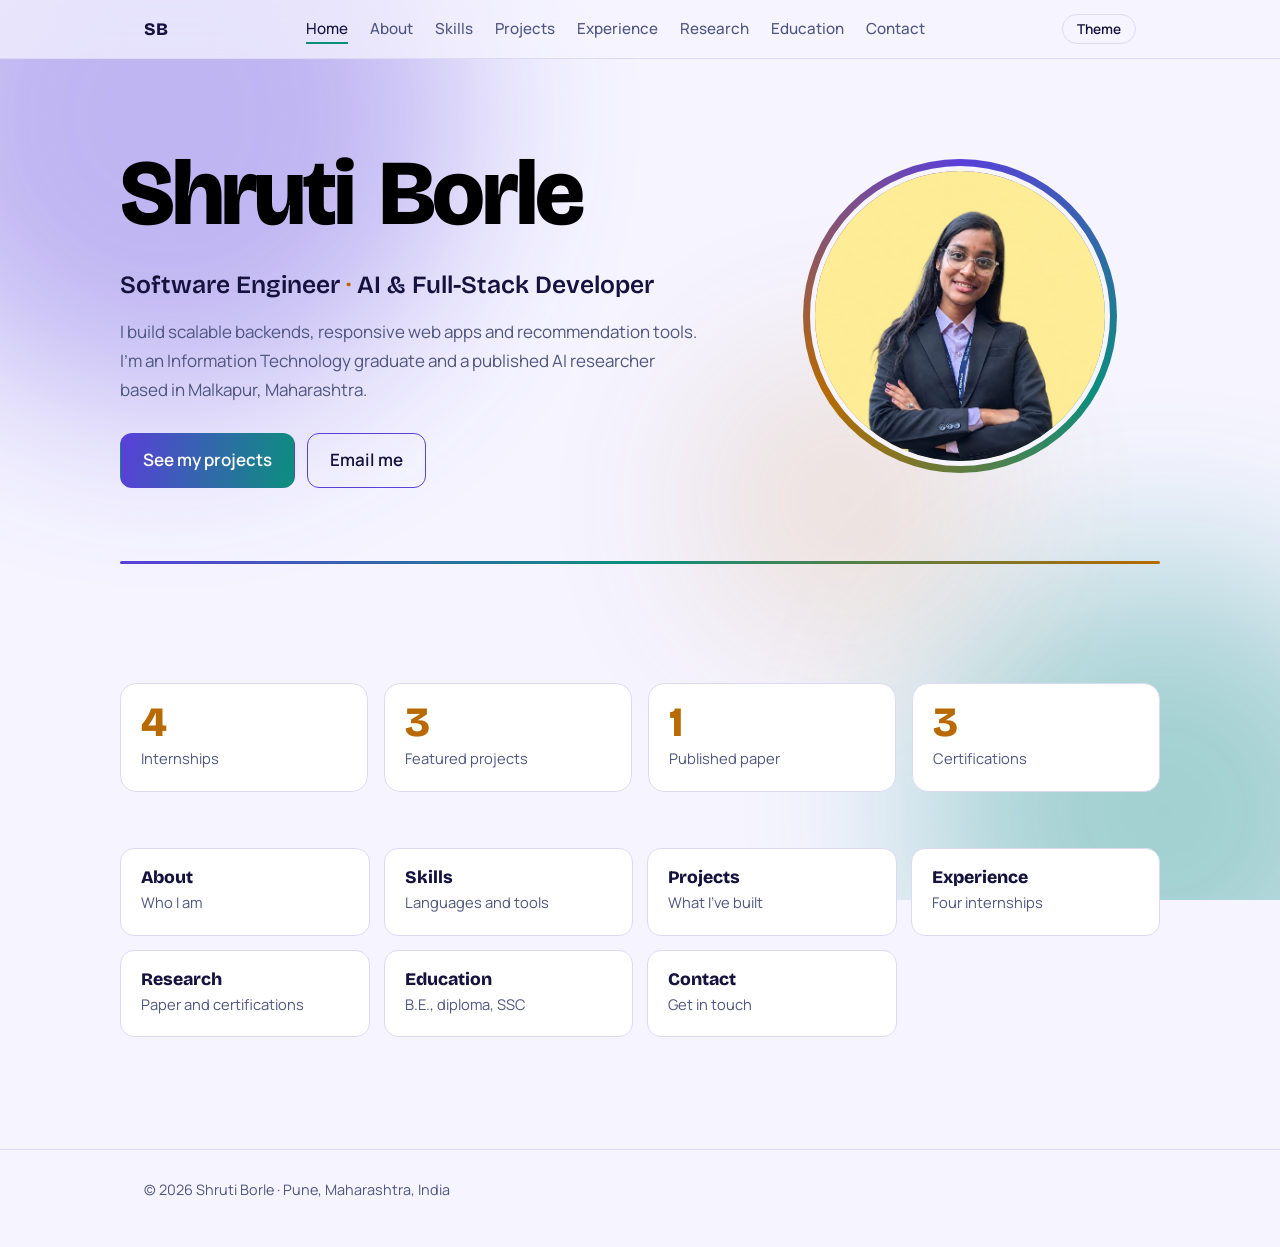
<file: portfolio/index.html>
<!DOCTYPE html>
<html lang="en">
<head>
<meta charset="utf-8">
<meta name="viewport" content="width=device-width, initial-scale=1, viewport-fit=cover">
<title>Software Engineer, AI & Full-Stack Developer | Shruti Borle</title>
<meta name="description" content="Portfolio of Shruti Borle: full-stack developer and published AI researcher.">
<link rel="preconnect" href="https://fonts.googleapis.com"><link rel="preconnect" href="https://fonts.gstatic.com" crossorigin>
<link href="https://fonts.googleapis.com/css2?family=Bricolage+Grotesque:wght@600;800&family=Manrope:wght@400;500;600&display=swap" rel="stylesheet">
<script>document.documentElement.classList.add("js");try{var t=localStorage.getItem("theme");if(t)document.documentElement.dataset.theme=t}catch(e){}</script>
<link rel="stylesheet" href="css/base.css">
<link rel="stylesheet" href="css/home.css">
</head>
<body>
<div class="bg" aria-hidden="true"><i></i><i></i><i></i></div>
<header class="nav"><div class="wrap"><b>SB</b><nav aria-label="Pages"><a href="index.html" aria-current="page">Home</a><a href="about.html">About</a><a href="skills.html">Skills</a><a href="projects.html">Projects</a><a href="experience.html">Experience</a><a href="research.html">Research</a><a href="education.html">Education</a><a href="contact.html">Contact</a></nav><button id="theme" type="button" aria-label="Switch colour theme">Theme</button></div></header>
<main>
<div class="wrap hero">
  <div class="hero-grid">
    <div>
      <h1 id="name" aria-label="Shruti Borle">Shruti Borle</h1>
      <div class="role">Software Engineer <em>&middot;</em> AI &amp; Full-Stack Developer</div>
      <p>I build scalable backends, responsive web apps and recommendation tools. I’m an Information Technology graduate and a published AI researcher based in Malkapur, Maharashtra.</p>
      <div class="btns"><a class="btn main" href="projects.html">See my projects</a><a class="btn alt" href="mailto:borleshruti123@gmail.com">Email me</a></div>
    </div>
    <figure class="portrait" style="margin:0"><div class="frame"><img src="Photo.jpeg" alt="Portrait of Shruti Borle"></div></figure>
  </div>
  <div class="road" aria-label="My path so far">
    <div><b>2020</b><span>SSC, 91.20%</span></div><div><b>2023</b><span>Diploma in Computer Engineering</span></div>
    <div><b>2026</b><span>B.E. in Information Technology</span></div><div><b>April 2026</b><span>Research paper published</span></div>
  </div>
  <div class="stats rv">
    <div class="stat"><strong data-n="4">0</strong><span>Internships</span></div><div class="stat"><strong data-n="3">0</strong><span>Featured projects</span></div>
    <div class="stat"><strong data-n="1">0</strong><span>Published paper</span></div><div class="stat"><strong data-n="3">0</strong><span>Certifications</span></div>
  </div>
  <div class="tiles rv">
    <a href="about.html"><b>About</b><span>Who I am</span></a><a href="skills.html"><b>Skills</b><span>Languages and tools</span></a>
    <a href="projects.html"><b>Projects</b><span>What I’ve built</span></a><a href="experience.html"><b>Experience</b><span>Four internships</span></a>
    <a href="research.html"><b>Research</b><span>Paper and certifications</span></a><a href="education.html"><b>Education</b><span>B.E., diploma, SSC</span></a>
    <a href="contact.html"><b>Contact</b><span>Get in touch</span></a>
  </div>
</div>
</main>
<footer><div class="wrap">© 2026 Shruti Borle · Pune, Maharashtra, India</div></footer>
<script src="js/theme.js"></script>
<script src="js/reveal.js"></script>
<script src="js/hero.js"></script>
</body>
</html>
</file>
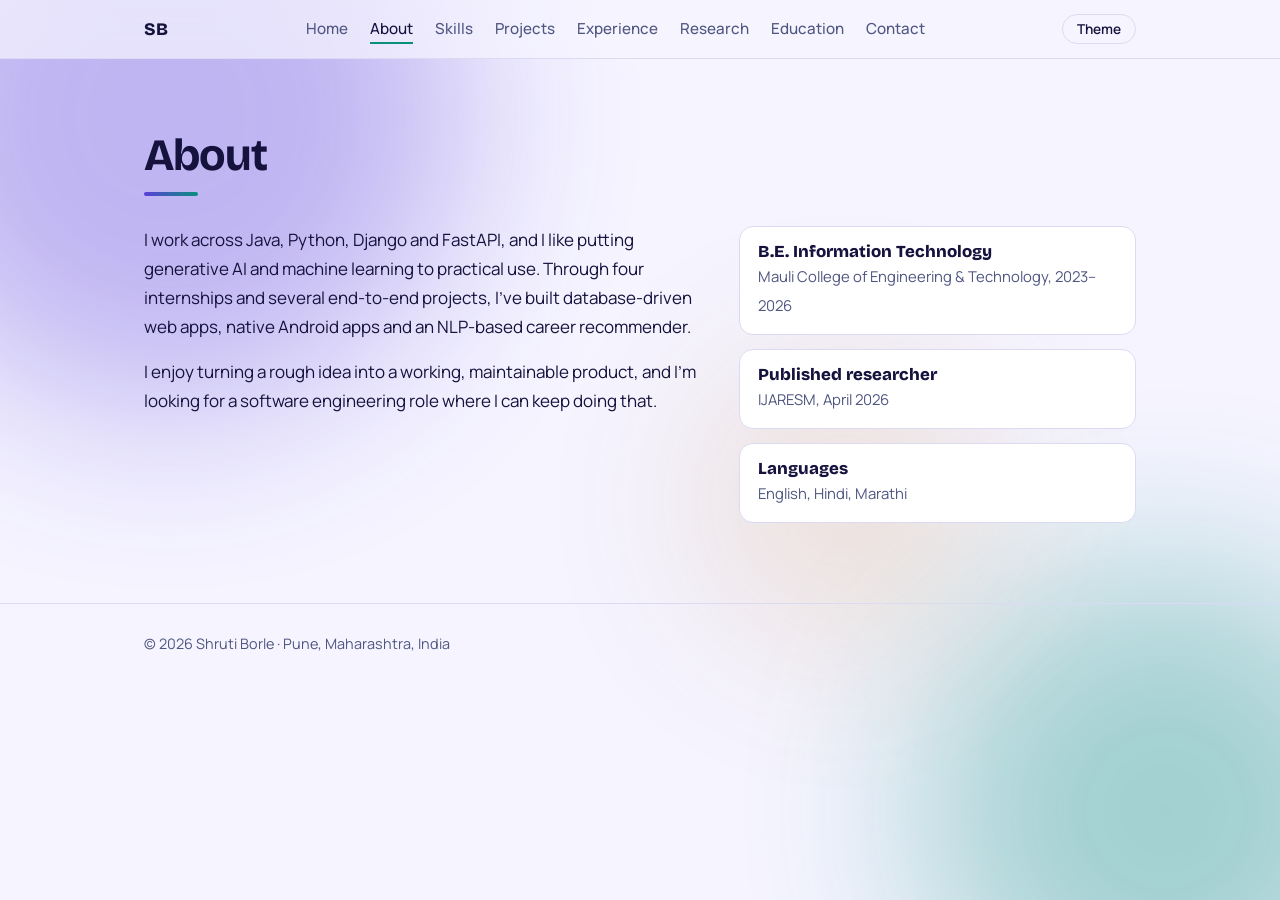
<file: portfolio/about.html>
<!DOCTYPE html>
<html lang="en">
<head>
<meta charset="utf-8">
<meta name="viewport" content="width=device-width, initial-scale=1, viewport-fit=cover">
<title>About | Shruti Borle</title>
<meta name="description" content="Portfolio of Shruti Borle: full-stack developer and published AI researcher.">
<link rel="preconnect" href="https://fonts.googleapis.com"><link rel="preconnect" href="https://fonts.gstatic.com" crossorigin>
<link href="https://fonts.googleapis.com/css2?family=Bricolage+Grotesque:wght@600;800&family=Manrope:wght@400;500;600&display=swap" rel="stylesheet">
<script>document.documentElement.classList.add("js");try{var t=localStorage.getItem("theme");if(t)document.documentElement.dataset.theme=t}catch(e){}</script>
<link rel="stylesheet" href="css/base.css">
<link rel="stylesheet" href="css/content.css">
</head>
<body>
<div class="bg" aria-hidden="true"><i></i><i></i><i></i></div>
<header class="nav"><div class="wrap"><b>SB</b><nav aria-label="Pages"><a href="index.html">Home</a><a href="about.html" aria-current="page">About</a><a href="skills.html">Skills</a><a href="projects.html">Projects</a><a href="experience.html">Experience</a><a href="research.html">Research</a><a href="education.html">Education</a><a href="contact.html">Contact</a></nav><button id="theme" type="button" aria-label="Switch colour theme">Theme</button></div></header>
<main>
<section id="about"><div class="wrap">
  <h2 class="rv">About</h2>
  <div class="about rv">
    <div>
      <p>I work across Java, Python, Django and FastAPI, and I like putting generative AI and machine learning to practical use. Through four internships and several end-to-end projects, I’ve built database-driven web apps, native Android apps and an NLP-based career recommender.</p>
      <p>I enjoy turning a rough idea into a working, maintainable product, and I’m looking for a software engineering role where I can keep doing that.</p>
    </div>
    <ul class="facts">
      <li><strong>B.E. Information Technology</strong><span>Mauli College of Engineering &amp; Technology, 2023–2026</span></li>
      <li><strong>Published researcher</strong><span>IJARESM, April 2026</span></li>
      <li><strong>Languages</strong><span>English, Hindi, Marathi</span></li>
    </ul>
  </div>
</div></section>
</main>
<footer><div class="wrap">© 2026 Shruti Borle · Pune, Maharashtra, India</div></footer>
<script src="js/theme.js"></script>
<script src="js/reveal.js"></script>
</body>
</html>
</file>
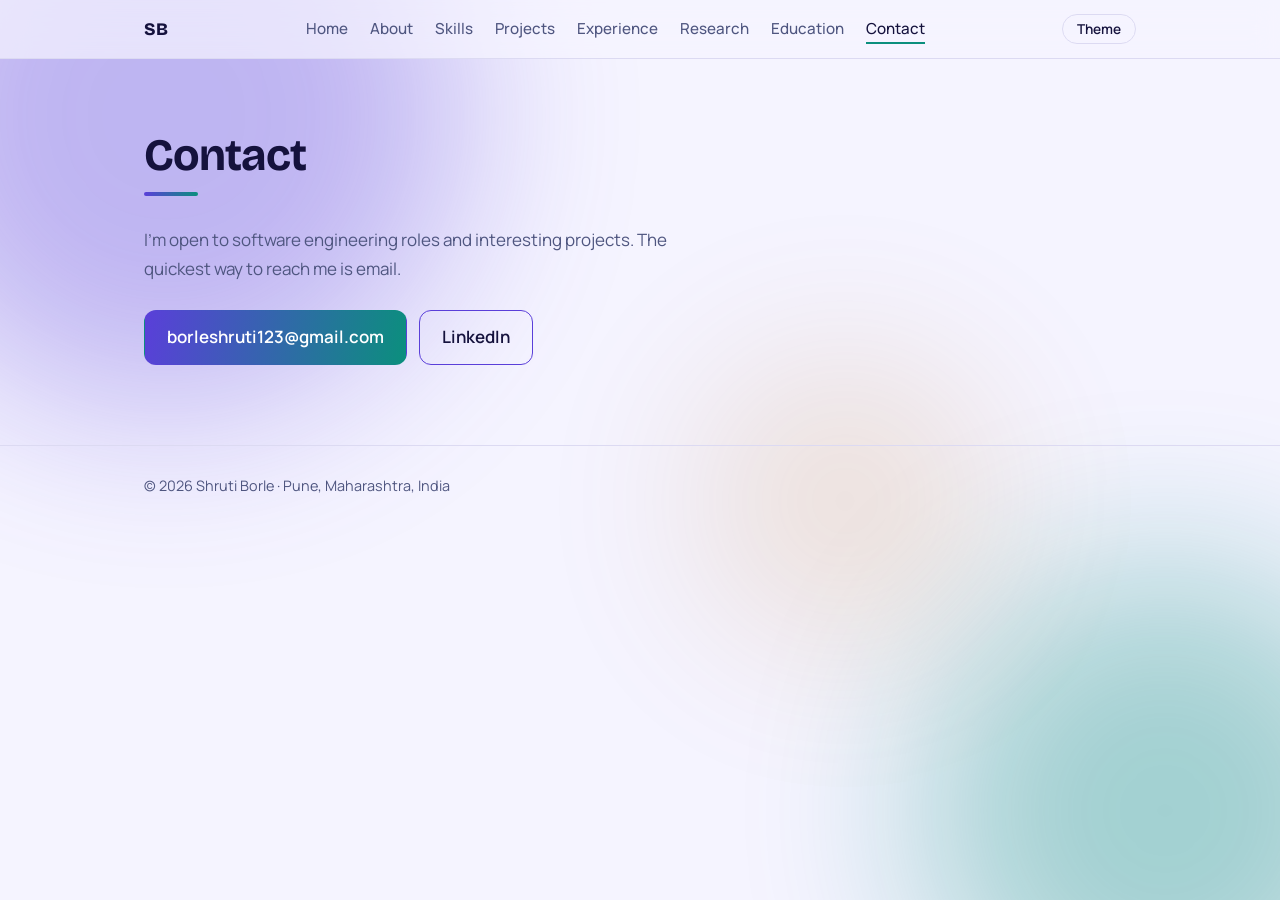
<file: portfolio/contact.html>
<!DOCTYPE html>
<html lang="en">
<head>
<meta charset="utf-8">
<meta name="viewport" content="width=device-width, initial-scale=1, viewport-fit=cover">
<title>Contact | Shruti Borle</title>
<meta name="description" content="Portfolio of Shruti Borle: full-stack developer and published AI researcher.">
<link rel="preconnect" href="https://fonts.googleapis.com"><link rel="preconnect" href="https://fonts.gstatic.com" crossorigin>
<link href="https://fonts.googleapis.com/css2?family=Bricolage+Grotesque:wght@600;800&family=Manrope:wght@400;500;600&display=swap" rel="stylesheet">
<script>document.documentElement.classList.add("js");try{var t=localStorage.getItem("theme");if(t)document.documentElement.dataset.theme=t}catch(e){}</script>
<link rel="stylesheet" href="css/base.css">
<link rel="stylesheet" href="css/content.css">
</head>
<body>
<div class="bg" aria-hidden="true"><i></i><i></i><i></i></div>
<header class="nav"><div class="wrap"><b>SB</b><nav aria-label="Pages"><a href="index.html">Home</a><a href="about.html">About</a><a href="skills.html">Skills</a><a href="projects.html">Projects</a><a href="experience.html">Experience</a><a href="research.html">Research</a><a href="education.html">Education</a><a href="contact.html" aria-current="page">Contact</a></nav><button id="theme" type="button" aria-label="Switch colour theme">Theme</button></div></header>
<main>
<section id="contact" class="contact"><div class="wrap">
  <h2 class="rv">Contact</h2>
  <p class="rv">I’m open to software engineering roles and interesting projects. The quickest way to reach me is email.</p>
  <div class="btns rv" style="animation:none">
    <a class="btn main" href="mailto:borleshruti123@gmail.com">borleshruti123@gmail.com</a>
    <a class="btn alt" href="https://linkedin.com/in/shruti-borle" target="_blank" rel="noopener">LinkedIn</a>
  </div>
</div></section>
</main>
<footer><div class="wrap">© 2026 Shruti Borle · Pune, Maharashtra, India</div></footer>
<script src="js/theme.js"></script>
<script src="js/reveal.js"></script>
</body>
</html>
</file>
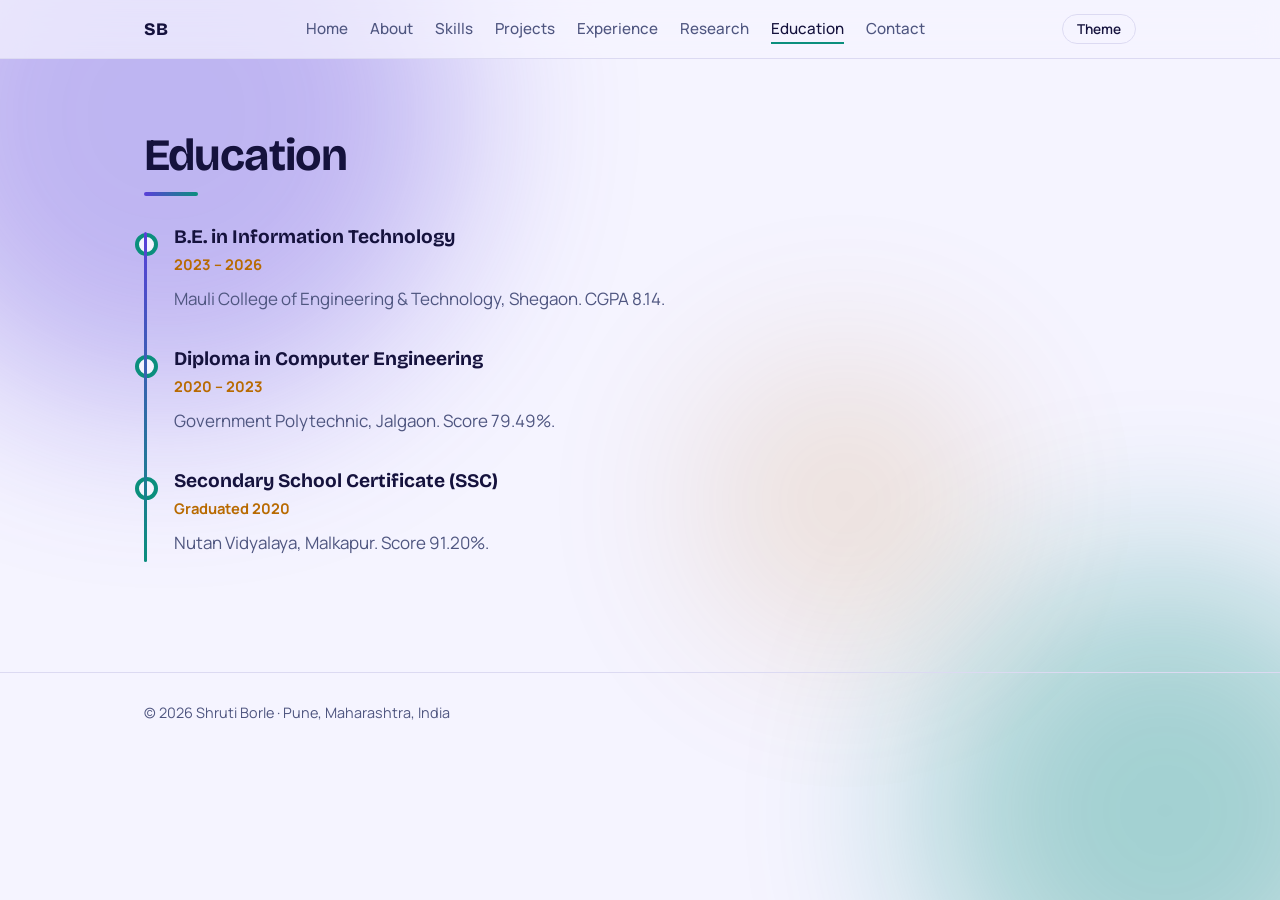
<file: portfolio/education.html>
<!DOCTYPE html>
<html lang="en">
<head>
<meta charset="utf-8">
<meta name="viewport" content="width=device-width, initial-scale=1, viewport-fit=cover">
<title>Education | Shruti Borle</title>
<meta name="description" content="Portfolio of Shruti Borle: full-stack developer and published AI researcher.">
<link rel="preconnect" href="https://fonts.googleapis.com"><link rel="preconnect" href="https://fonts.gstatic.com" crossorigin>
<link href="https://fonts.googleapis.com/css2?family=Bricolage+Grotesque:wght@600;800&family=Manrope:wght@400;500;600&display=swap" rel="stylesheet">
<script>document.documentElement.classList.add("js");try{var t=localStorage.getItem("theme");if(t)document.documentElement.dataset.theme=t}catch(e){}</script>
<link rel="stylesheet" href="css/base.css">
<link rel="stylesheet" href="css/content.css">
</head>
<body>
<div class="bg" aria-hidden="true"><i></i><i></i><i></i></div>
<header class="nav"><div class="wrap"><b>SB</b><nav aria-label="Pages"><a href="index.html">Home</a><a href="about.html">About</a><a href="skills.html">Skills</a><a href="projects.html">Projects</a><a href="experience.html">Experience</a><a href="research.html">Research</a><a href="education.html" aria-current="page">Education</a><a href="contact.html">Contact</a></nav><button id="theme" type="button" aria-label="Switch colour theme">Theme</button></div></header>
<main>
<section id="education"><div class="wrap">
  <h2 class="rv">Education</h2>
  <ol class="tl">
    <li class="rv"><h3>B.E. in Information Technology</h3><span class="when">2023 – 2026</span><p>Mauli College of Engineering &amp; Technology, Shegaon. CGPA 8.14.</p></li>
    <li class="rv"><h3>Diploma in Computer Engineering</h3><span class="when">2020 – 2023</span><p>Government Polytechnic, Jalgaon. Score 79.49%.</p></li>
    <li class="rv"><h3>Secondary School Certificate (SSC)</h3><span class="when">Graduated 2020</span><p>Nutan Vidyalaya, Malkapur. Score 91.20%.</p></li>
  </ol>
</div></section>
</main>
<footer><div class="wrap">© 2026 Shruti Borle · Pune, Maharashtra, India</div></footer>
<script src="js/theme.js"></script>
<script src="js/reveal.js"></script>
<script src="js/timeline.js"></script>
</body>
</html>
</file>
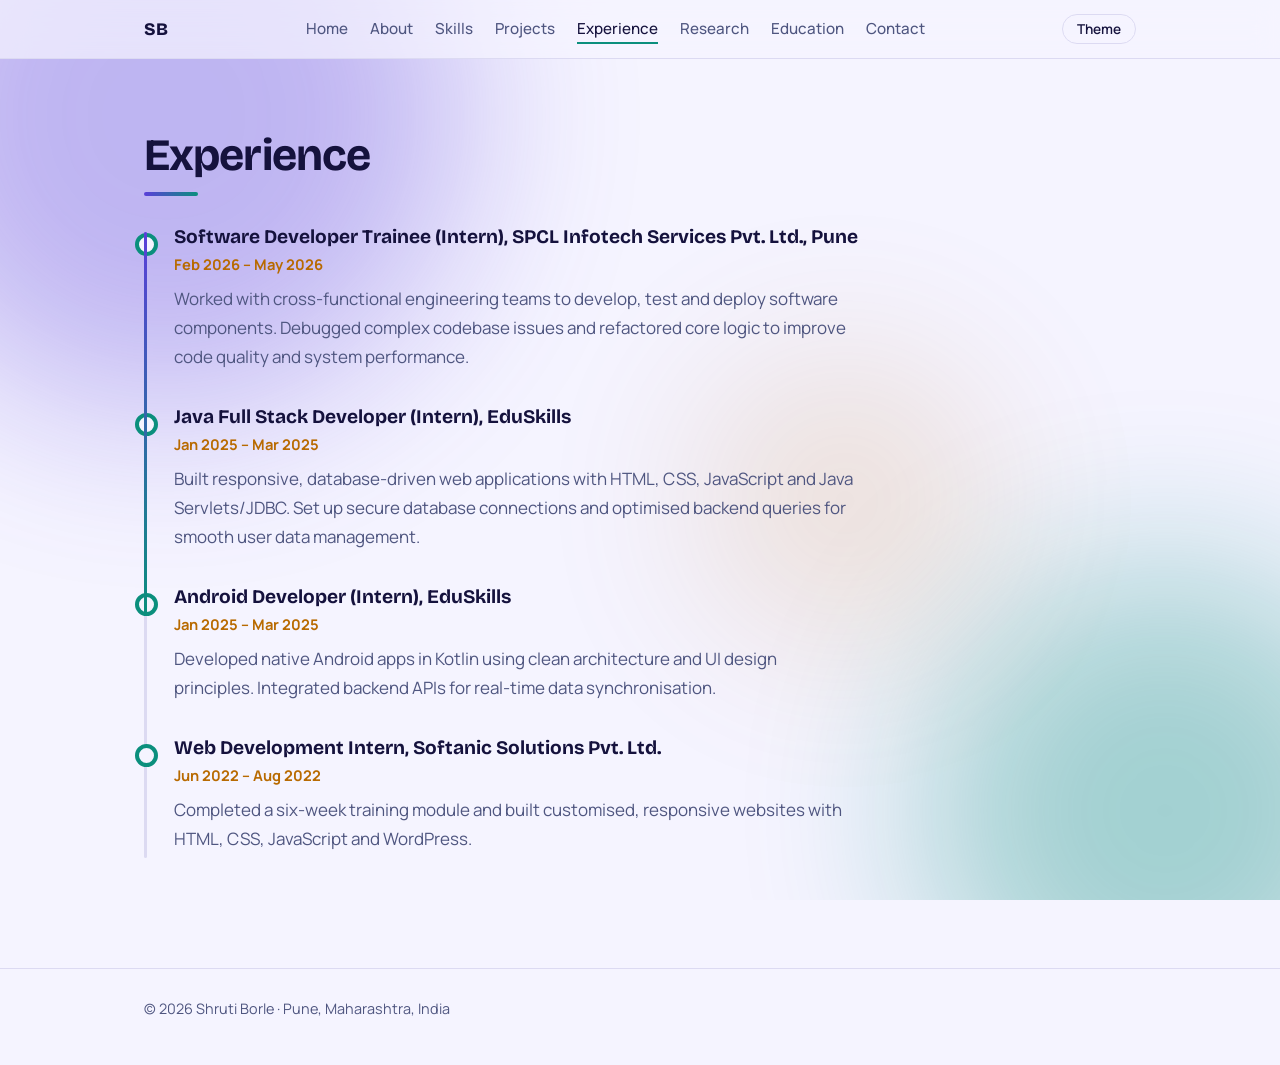
<file: portfolio/experience.html>
<!DOCTYPE html>
<html lang="en">
<head>
<meta charset="utf-8">
<meta name="viewport" content="width=device-width, initial-scale=1, viewport-fit=cover">
<title>Experience | Shruti Borle</title>
<meta name="description" content="Portfolio of Shruti Borle: full-stack developer and published AI researcher.">
<link rel="preconnect" href="https://fonts.googleapis.com"><link rel="preconnect" href="https://fonts.gstatic.com" crossorigin>
<link href="https://fonts.googleapis.com/css2?family=Bricolage+Grotesque:wght@600;800&family=Manrope:wght@400;500;600&display=swap" rel="stylesheet">
<script>document.documentElement.classList.add("js");try{var t=localStorage.getItem("theme");if(t)document.documentElement.dataset.theme=t}catch(e){}</script>
<link rel="stylesheet" href="css/base.css">
<link rel="stylesheet" href="css/content.css">
</head>
<body>
<div class="bg" aria-hidden="true"><i></i><i></i><i></i></div>
<header class="nav"><div class="wrap"><b>SB</b><nav aria-label="Pages"><a href="index.html">Home</a><a href="about.html">About</a><a href="skills.html">Skills</a><a href="projects.html">Projects</a><a href="experience.html" aria-current="page">Experience</a><a href="research.html">Research</a><a href="education.html">Education</a><a href="contact.html">Contact</a></nav><button id="theme" type="button" aria-label="Switch colour theme">Theme</button></div></header>
<main>
<section id="experience"><div class="wrap">
  <h2 class="rv">Experience</h2>
  <ol class="tl">
    <li class="rv"><h3>Software Developer Trainee (Intern), SPCL Infotech Services Pvt. Ltd., Pune</h3><span class="when">Feb 2026 – May 2026</span>
      <p>Worked with cross-functional engineering teams to develop, test and deploy software components. Debugged complex codebase issues and refactored core logic to improve code quality and system performance.</p></li>
    <li class="rv"><h3>Java Full Stack Developer (Intern), EduSkills</h3><span class="when">Jan 2025 – Mar 2025</span>
      <p>Built responsive, database-driven web applications with HTML, CSS, JavaScript and Java Servlets/JDBC. Set up secure database connections and optimised backend queries for smooth user data management.</p></li>
    <li class="rv"><h3>Android Developer (Intern), EduSkills</h3><span class="when">Jan 2025 – Mar 2025</span>
      <p>Developed native Android apps in Kotlin using clean architecture and UI design principles. Integrated backend APIs for real-time data synchronisation.</p></li>
    <li class="rv"><h3>Web Development Intern, Softanic Solutions Pvt. Ltd.</h3><span class="when">Jun 2022 – Aug 2022</span>
      <p>Completed a six-week training module and built customised, responsive websites with HTML, CSS, JavaScript and WordPress.</p></li>
  </ol>
</div></section>
</main>
<footer><div class="wrap">© 2026 Shruti Borle · Pune, Maharashtra, India</div></footer>
<script src="js/theme.js"></script>
<script src="js/reveal.js"></script>
<script src="js/timeline.js"></script>
</body>
</html>
</file>
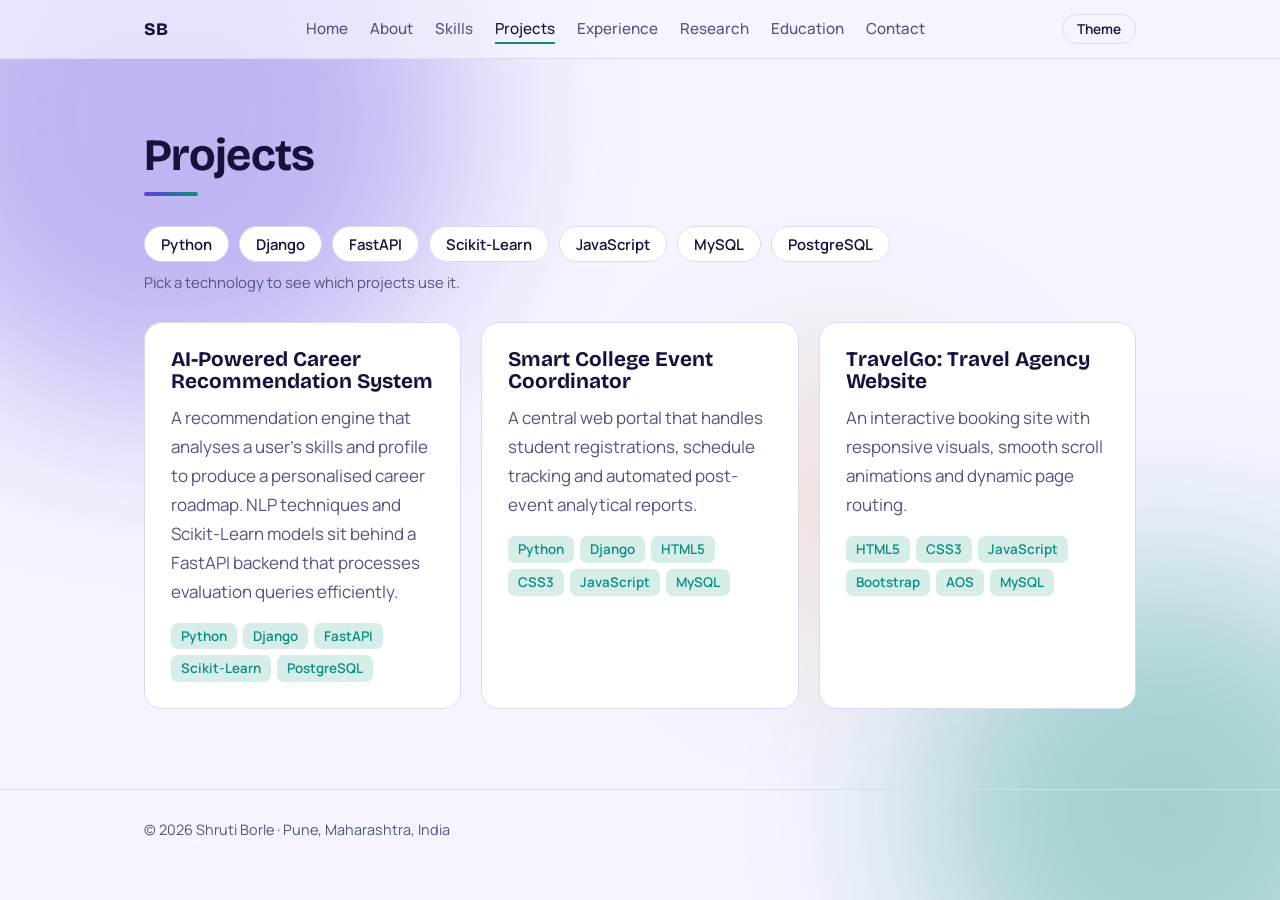
<file: portfolio/projects.html>
<!DOCTYPE html>
<html lang="en">
<head>
<meta charset="utf-8">
<meta name="viewport" content="width=device-width, initial-scale=1, viewport-fit=cover">
<title>Projects | Shruti Borle</title>
<meta name="description" content="Portfolio of Shruti Borle: full-stack developer and published AI researcher.">
<link rel="preconnect" href="https://fonts.googleapis.com"><link rel="preconnect" href="https://fonts.gstatic.com" crossorigin>
<link href="https://fonts.googleapis.com/css2?family=Bricolage+Grotesque:wght@600;800&family=Manrope:wght@400;500;600&display=swap" rel="stylesheet">
<script>document.documentElement.classList.add("js");try{var t=localStorage.getItem("theme");if(t)document.documentElement.dataset.theme=t}catch(e){}</script>
<link rel="stylesheet" href="css/base.css">
<link rel="stylesheet" href="css/content.css">
</head>
<body>
<div class="bg" aria-hidden="true"><i></i><i></i><i></i></div>
<header class="nav"><div class="wrap"><b>SB</b><nav aria-label="Pages"><a href="index.html">Home</a><a href="about.html">About</a><a href="skills.html">Skills</a><a href="projects.html" aria-current="page">Projects</a><a href="experience.html">Experience</a><a href="research.html">Research</a><a href="education.html">Education</a><a href="contact.html">Contact</a></nav><button id="theme" type="button" aria-label="Switch colour theme">Theme</button></div></header>
<main>
<section id="projects"><div class="wrap">
  <h2 class="rv">Projects</h2>
  <div class="chips" id="chips" role="group" aria-label="Filter projects by technology"></div>
  <p class="hint" id="hint">Pick a technology to see which projects use it.</p>
  <div class="proj rv" id="proj">
    <article class="card" data-tech="Python,Django,FastAPI,Scikit-Learn,PostgreSQL">
      <h3>AI-Powered Career Recommendation System</h3>
      <p>A recommendation engine that analyses a user’s skills and profile to produce a personalised career roadmap. NLP techniques and Scikit-Learn models sit behind a FastAPI backend that processes evaluation queries efficiently.</p>
      <ul class="tags"><li>Python</li><li>Django</li><li>FastAPI</li><li>Scikit-Learn</li><li>PostgreSQL</li></ul>
    </article>
    <article class="card" data-tech="Python,Django,JavaScript,MySQL">
      <h3>Smart College Event Coordinator</h3>
      <p>A central web portal that handles student registrations, schedule tracking and automated post-event analytical reports.</p>
      <ul class="tags"><li>Python</li><li>Django</li><li>HTML5</li><li>CSS3</li><li>JavaScript</li><li>MySQL</li></ul>
    </article>
    <article class="card" data-tech="JavaScript,MySQL">
      <h3>TravelGo: Travel Agency Website</h3>
      <p>An interactive booking site with responsive visuals, smooth scroll animations and dynamic page routing.</p>
      <ul class="tags"><li>HTML5</li><li>CSS3</li><li>JavaScript</li><li>Bootstrap</li><li>AOS</li><li>MySQL</li></ul>
    </article>
  </div>
</div></section>
</main>
<footer><div class="wrap">© 2026 Shruti Borle · Pune, Maharashtra, India</div></footer>
<script src="js/theme.js"></script>
<script src="js/reveal.js"></script>
<script src="js/projects.js"></script>
<script src="js/cards.js"></script>
</body>
</html>
</file>
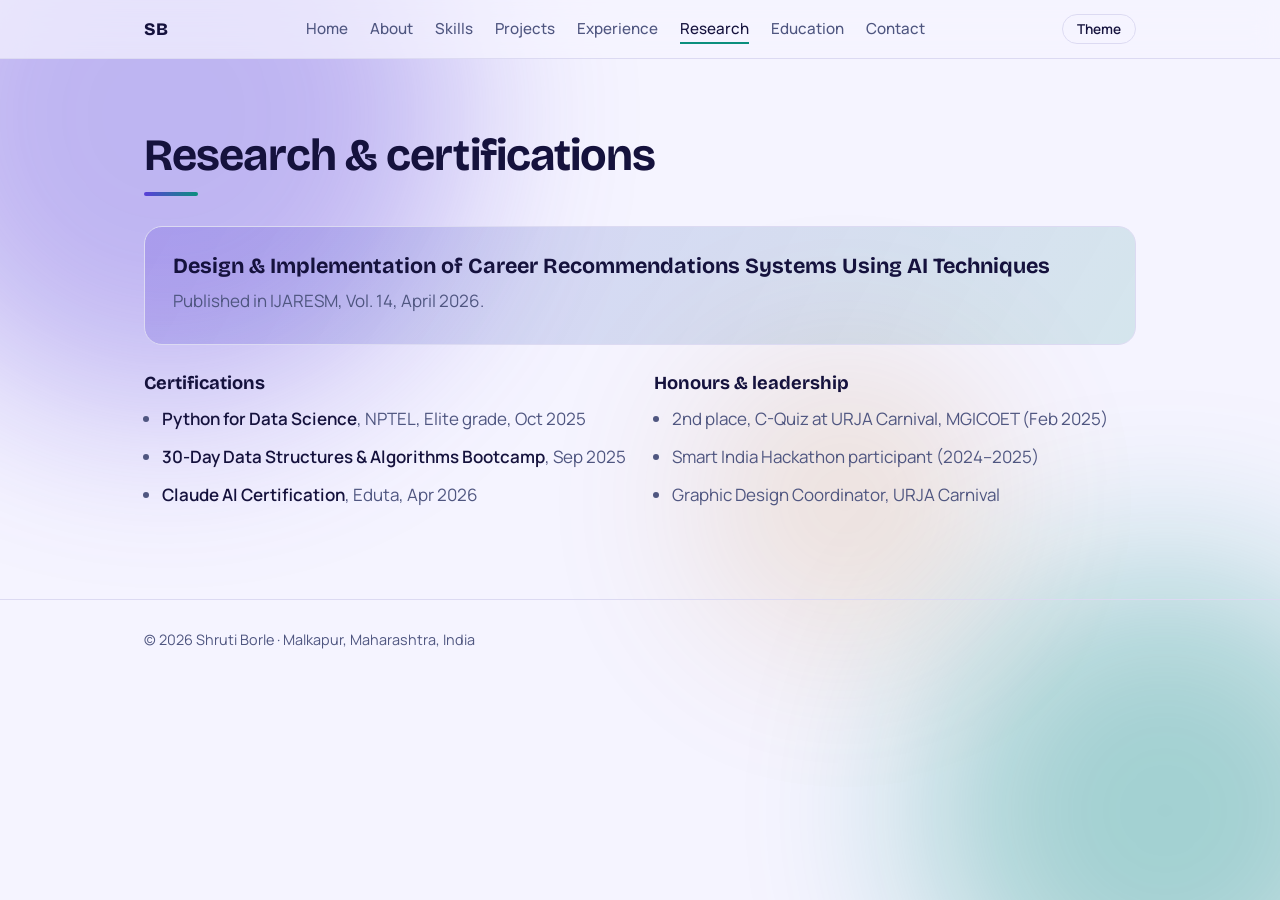
<file: portfolio/research.html>
<!DOCTYPE html>
<html lang="en">
<head>
<meta charset="utf-8">
<meta name="viewport" content="width=device-width, initial-scale=1, viewport-fit=cover">
<title>Research | Shruti Borle</title>
<meta name="description" content="Portfolio of Shruti Borle: full-stack developer and published AI researcher.">
<link rel="preconnect" href="https://fonts.googleapis.com"><link rel="preconnect" href="https://fonts.gstatic.com" crossorigin>
<link href="https://fonts.googleapis.com/css2?family=Bricolage+Grotesque:wght@600;800&family=Manrope:wght@400;500;600&display=swap" rel="stylesheet">
<script>document.documentElement.classList.add("js");try{var t=localStorage.getItem("theme");if(t)document.documentElement.dataset.theme=t}catch(e){}</script>
<link rel="stylesheet" href="css/base.css">
<link rel="stylesheet" href="css/content.css">
</head>
<body>
<div class="bg" aria-hidden="true"><i></i><i></i><i></i></div>
<header class="nav"><div class="wrap"><b>SB</b><nav aria-label="Pages"><a href="index.html">Home</a><a href="about.html">About</a><a href="skills.html">Skills</a><a href="projects.html">Projects</a><a href="experience.html">Experience</a><a href="research.html" aria-current="page">Research</a><a href="education.html">Education</a><a href="contact.html">Contact</a></nav><button id="theme" type="button" aria-label="Switch colour theme">Theme</button></div></header>
<main>
<section id="research"><div class="wrap">
  <h2 class="rv">Research &amp; certifications</h2>
  <div class="pub rv">
    <h3>Design &amp; Implementation of Career Recommendations Systems Using AI Techniques</h3>
    <p>Published in IJARESM, Vol. 14, April 2026.</p>
  </div>
  <div class="two rv">
    <div><h3>Certifications</h3><ul>
      <li><b>Python for Data Science</b>, NPTEL, Elite grade, Oct 2025</li>
      <li><b>30-Day Data Structures &amp; Algorithms Bootcamp</b>, Sep 2025</li>
      <li><b>Claude AI Certification</b>, Eduta, Apr 2026</li></ul></div>
    <div><h3>Honours &amp; leadership</h3><ul>
      <li>2nd place, C-Quiz at URJA Carnival, MGICOET (Feb 2025)</li>
      <li>Smart India Hackathon participant (2024–2025)</li>
      <li>Graphic Design Coordinator, URJA Carnival</li></ul></div>
  </div>
</div></section>
</main>
<footer><div class="wrap">© 2026 Shruti Borle · Malkapur, Maharashtra, India</div></footer>
<script src="js/theme.js"></script>
<script src="js/reveal.js"></script>
</body>
</html>
</file>
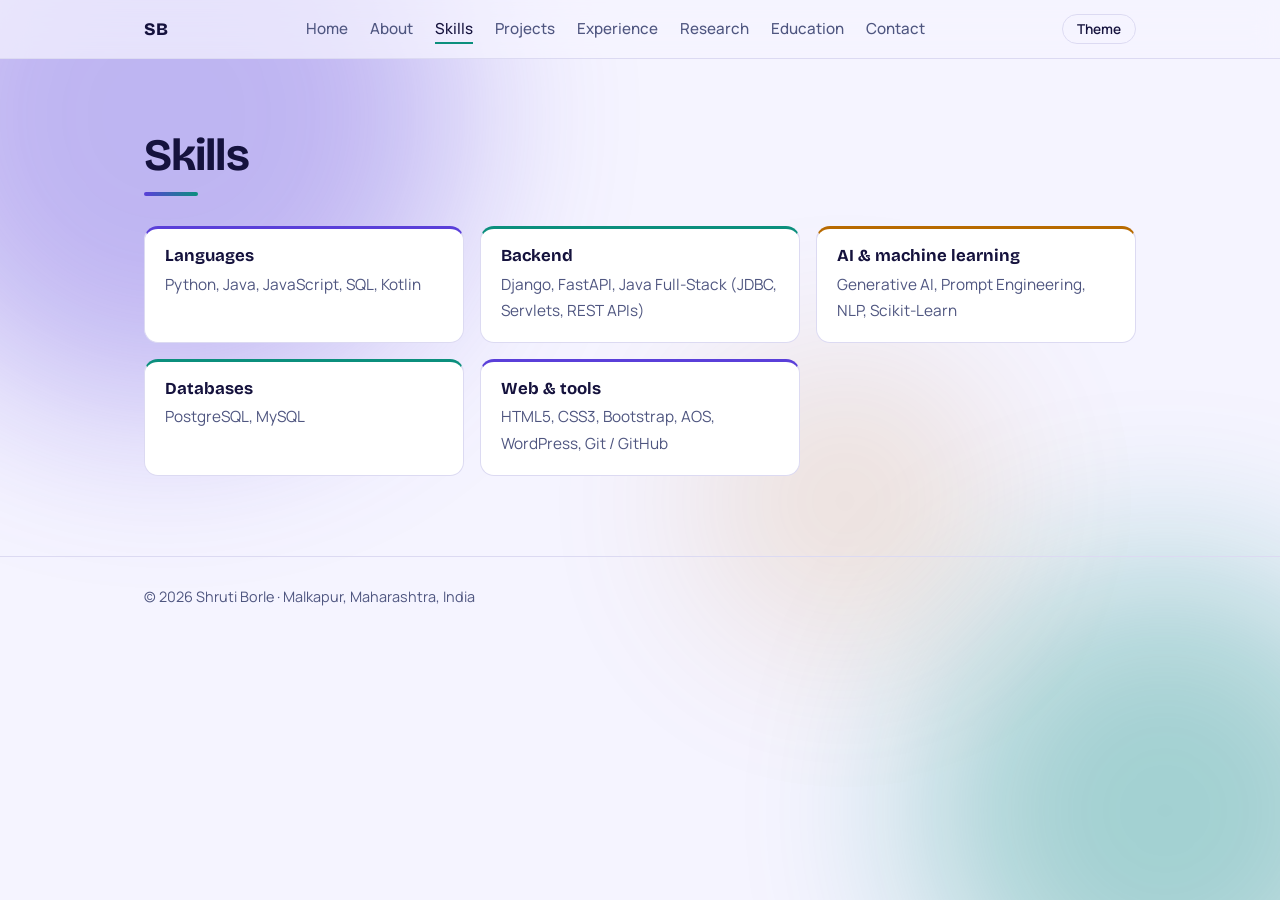
<file: portfolio/skills.html>
<!DOCTYPE html>
<html lang="en">
<head>
<meta charset="utf-8">
<meta name="viewport" content="width=device-width, initial-scale=1, viewport-fit=cover">
<title>Skills | Shruti Borle</title>
<meta name="description" content="Portfolio of Shruti Borle: full-stack developer and published AI researcher.">
<link rel="preconnect" href="https://fonts.googleapis.com"><link rel="preconnect" href="https://fonts.gstatic.com" crossorigin>
<link href="https://fonts.googleapis.com/css2?family=Bricolage+Grotesque:wght@600;800&family=Manrope:wght@400;500;600&display=swap" rel="stylesheet">
<script>document.documentElement.classList.add("js");try{var t=localStorage.getItem("theme");if(t)document.documentElement.dataset.theme=t}catch(e){}</script>
<link rel="stylesheet" href="css/base.css">
<link rel="stylesheet" href="css/content.css">
</head>
<body>
<div class="bg" aria-hidden="true"><i></i><i></i><i></i></div>
<header class="nav"><div class="wrap"><b>SB</b><nav aria-label="Pages"><a href="index.html">Home</a><a href="about.html">About</a><a href="skills.html" aria-current="page">Skills</a><a href="projects.html">Projects</a><a href="experience.html">Experience</a><a href="research.html">Research</a><a href="education.html">Education</a><a href="contact.html">Contact</a></nav><button id="theme" type="button" aria-label="Switch colour theme">Theme</button></div></header>
<main>
<section id="skills"><div class="wrap">
  <h2 class="rv">Skills</h2>
  <div class="skills rv">
    <div><h3>Languages</h3><p>Python, Java, JavaScript, SQL, Kotlin</p></div>
    <div><h3>Backend</h3><p>Django, FastAPI, Java Full-Stack (JDBC, Servlets, REST APIs)</p></div>
    <div><h3>AI &amp; machine learning</h3><p>Generative AI, Prompt Engineering, NLP, Scikit-Learn</p></div>
    <div><h3>Databases</h3><p>PostgreSQL, MySQL</p></div>
    <div><h3>Web &amp; tools</h3><p>HTML5, CSS3, Bootstrap, AOS, WordPress, Git / GitHub</p></div>
  </div>
</div></section>
</main>
<footer><div class="wrap">© 2026 Shruti Borle · Malkapur, Maharashtra, India</div></footer>
<script src="js/theme.js"></script>
<script src="js/reveal.js"></script>
</body>
</html>
</file>
<file: portfolio/css/base.css>
:root{
  --bg:#f5f4ff;--surface:#ffffff;--ink:#15123d;--muted:#4f5680;--line:#dcdaf2;
  --a1:#5a3fd9;--a2:#0b8f7d;--a3:#b86a00;--btn-ink:#ffffff;--glow:.35;
  --head:'Bricolage Grotesque','Segoe UI',system-ui,sans-serif;
  --body:'Manrope','Segoe UI',system-ui,sans-serif;color-scheme:light;
}
@media (prefers-color-scheme:dark){:root:not([data-theme="light"]){
  --bg:#0a0e24;--surface:rgba(255,255,255,.05);--ink:#eceffd;--muted:#a6afd2;--line:rgba(255,255,255,.13);
  --a1:#9a8cff;--a2:#2ee6c5;--a3:#ffbe5c;--btn-ink:#0a0e24;--glow:.5;color-scheme:dark}}
:root[data-theme="dark"]{
  --bg:#0a0e24;--surface:rgba(255,255,255,.05);--ink:#eceffd;--muted:#a6afd2;--line:rgba(255,255,255,.13);
  --a1:#9a8cff;--a2:#2ee6c5;--a3:#ffbe5c;--btn-ink:#0a0e24;--glow:.5;color-scheme:dark}
*{box-sizing:border-box}
:root{box-sizing:border-box;padding-top:env(safe-area-inset-top,0px);padding-bottom:env(safe-area-inset-bottom,0px)}
html{scroll-padding-top:calc(env(safe-area-inset-top,0px) + 70px);scroll-behavior:smooth}
body{margin:0;background:var(--bg);color:var(--ink);font:400 1.0625rem/1.7 var(--body);overflow-x:hidden}
body::before{content:"";position:fixed;inset:0 0 auto;height:env(safe-area-inset-top,0px);background:var(--bg);z-index:20}
.bg{position:fixed;inset:0;z-index:-1;overflow:hidden;pointer-events:none}
.bg i{position:absolute;border-radius:50%;filter:blur(90px);opacity:var(--glow);animation:drift 22s ease-in-out infinite alternate}
.bg i:nth-child(1){width:46vmax;height:46vmax;background:var(--a1);top:-14vmax;left:-10vmax}
.bg i:nth-child(2){width:38vmax;height:38vmax;background:var(--a2);bottom:-12vmax;right:-10vmax;animation-duration:28s}
.bg i:nth-child(3){width:22vmax;height:22vmax;background:var(--a3);top:40%;left:55%;opacity:calc(var(--glow)*.45);animation-duration:34s}
@keyframes drift{to{transform:translate(8vmax,6vmax) scale(1.15)}}
a{color:var(--a1)}
:focus-visible{outline:3px solid var(--a2);outline-offset:3px;border-radius:6px}
.wrap{max-width:1040px;margin:0 auto;padding:0 24px}
header.nav{position:sticky;top:env(safe-area-inset-top,0px);z-index:9;backdrop-filter:blur(14px);-webkit-backdrop-filter:blur(14px);background:color-mix(in srgb,var(--bg) 72%,transparent);border-bottom:1px solid var(--line)}
.nav .wrap{display:flex;align-items:center;justify-content:space-between;height:58px;gap:16px}
.nav b{font:800 1.1rem var(--head)}
.nav nav{display:flex;gap:22px}
.nav nav a{color:var(--muted);text-decoration:none;font-size:.95rem;font-weight:500}
.nav nav a:hover{color:var(--ink)}
#theme{background:none;border:1px solid var(--line);color:var(--ink);border-radius:999px;padding:5px 14px;font:600 .85rem var(--body);cursor:pointer}
h1,h2,h3{font-family:var(--head);margin:0;line-height:1.1}
.btns{display:flex;flex-wrap:wrap;gap:12px}
.btn{display:inline-block;padding:12px 22px;border-radius:12px;font-weight:600;text-decoration:none;border:1.5px solid var(--a1);transition:transform .2s,box-shadow .2s}
.btn:hover{transform:translateY(-2px);box-shadow:0 10px 26px -10px var(--a1)}
.btn.main{background:linear-gradient(100deg,var(--a1),var(--a2));border-color:transparent;color:var(--btn-ink)}
.btn.alt{color:var(--ink)}
footer{margin-top:72px;padding:28px 0 44px;border-top:1px solid var(--line);color:var(--muted);font-size:.9rem}
.js .rv{opacity:0;transform:translateY(24px);transition:opacity .7s ease,transform .7s ease}
.js .rv.in{opacity:1;transform:none}
@media (prefers-reduced-motion:reduce){
  *,*::before,*::after{animation:none!important;transition:none!important}
  html{scroll-behavior:auto}.js .rv{opacity:1;transform:none}.road div{opacity:1}
}

.nav nav a{white-space:nowrap}
.nav nav a[aria-current]{color:var(--ink);box-shadow:0 2px 0 var(--a2)}
@media (max-width:760px){.nav nav{flex:1;min-width:0;overflow-x:auto;gap:16px;scrollbar-width:none}.nav b{display:none}}
</file>
<file: portfolio/css/home.css>
.hero{padding:84px 0 40px}
.hero h1{font-size:clamp(3.2rem,11vw,7.2rem);font-weight:800;letter-spacing:-.035em;display:flex;flex-wrap:wrap;column-gap:.28em}
.hero h1 .w{display:inline-block;white-space:nowrap;background:linear-gradient(100deg,var(--a1),var(--a2) 80%);-webkit-background-clip:text;background-clip:text;color:black;padding-bottom:.08em}
.hero h1 .l{display:inline-block;animation:rise .8s cubic-bezier(.2,.8,.2,1) both}
@keyframes rise{from{opacity:0;transform:translateY(60%) rotate(5deg)}}
.hero .role{font:600 clamp(1.15rem,3vw,1.55rem) var(--head);margin:18px 0 18px;animation:fade 1s .9s both}
.hero .role em{font-style:normal;color:var(--a3)}
.hero p{max-width:58ch;color:var(--muted);margin:0 0 28px;animation:fade 1s 1.1s both}
@keyframes fade{from{opacity:0;transform:translateY(12px)}}
.road{display:grid;grid-template-columns:repeat(4,1fr);gap:16px;position:relative;margin-top:64px;padding-top:34px}
.road::before,.road::after{content:"";position:absolute;top:9px;left:0;right:0;height:3px;border-radius:3px}
.road::before{background:var(--line)}
.road::after{background:linear-gradient(90deg,var(--a1),var(--a2),var(--a3));transform-origin:left;animation:draw 2.4s 1.2s cubic-bezier(.5,0,.2,1) both}
@keyframes draw{from{transform:scaleX(0)}}
.road div{position:relative}
.road div::before{content:"";position:absolute;top:-33px;left:0;width:21px;height:21px;border-radius:50%;background:var(--bg);border:4px solid var(--a2);animation:pop .5s both,pulse 2.6s 4s infinite}
.road div:nth-child(1)::before{animation-delay:1.2s,4s}.road div:nth-child(2)::before{animation-delay:1.9s,4.3s}
.road div:nth-child(3)::before{animation-delay:2.6s,4.6s}.road div:nth-child(4)::before{animation-delay:3.3s,4.9s;border-color:var(--a3)}
@keyframes pop{from{transform:scale(0)}}
@keyframes pulse{0%{box-shadow:0 0 0 0 color-mix(in srgb,var(--a2) 55%,transparent)}70%,100%{box-shadow:0 0 0 14px transparent}}
.road b{display:block;font:800 1.05rem var(--head)}
.road span{color:var(--muted);font-size:.9rem;line-height:1.4;display:block}
.road div{opacity:0;animation:fade .7s both}
.road div:nth-child(1){animation-delay:1.3s}.road div:nth-child(2){animation-delay:2s}.road div:nth-child(3){animation-delay:2.7s}.road div:nth-child(4){animation-delay:3.4s}
.stats{display:grid;grid-template-columns:repeat(4,1fr);gap:16px;margin-top:56px}
.stat{border:1px solid var(--line);background:var(--surface);border-radius:16px;padding:18px 20px}
.stat strong{display:block;font:800 2.6rem var(--head);color:var(--a3);line-height:1}
.stat span{color:var(--muted);font-size:.92rem}
@keyframes drawy{from{transform:scaleY(0)}}
.hero .btns{animation:fade 1s 1.3s both}
.hero-grid{display:grid;grid-template-columns:1.5fr 1fr;gap:40px;align-items:center}
.hero h1{font-size:clamp(3rem,8.5vw,5.8rem)}
.portrait{position:relative;width:min(300px,70vw);aspect-ratio:1;justify-self:center;border-radius:50%;animation:fade 1s .6s both}
.portrait::before{content:"";position:absolute;inset:-7px;border-radius:50%;background:conic-gradient(var(--a1),var(--a2),var(--a3),var(--a1));animation:spin 10s linear infinite}
.portrait .frame{position:absolute;inset:0;border-radius:50%;overflow:hidden;background:var(--bg);border:5px solid var(--bg)}
.portrait img{width:100%;height:100%;object-fit:cover;display:block}
.portrait .initials{display:none;width:100%;height:100%;place-items:center;font:800 5rem var(--head);background:linear-gradient(135deg,var(--a1),var(--a2));color:var(--btn-ink)}
.portrait.noimg img{display:none}.portrait.noimg .initials{display:grid}
@keyframes spin{to{transform:rotate(1turn)}}
.tiles{display:grid;grid-template-columns:repeat(auto-fit,minmax(200px,1fr));gap:14px;margin-top:56px}
.tiles a{display:block;padding:18px 20px;border:1px solid var(--line);background:var(--surface);border-radius:14px;text-decoration:none;color:var(--ink);transition:transform .25s,border-color .25s}
.tiles a:hover{transform:translateY(-4px);border-color:var(--a2)}
.tiles b{display:block;font:800 1.1rem var(--head)}.tiles span{color:var(--muted);font-size:.92rem}
@media (max-width:760px){
  .hero{padding-top:44px}.hero-grid{grid-template-columns:1fr}.portrait{order:-1;width:min(220px,60vw);justify-self:start}
  .stats{grid-template-columns:repeat(2,1fr)}
  .road{grid-template-columns:1fr;padding:0 0 0 34px;margin-top:48px;gap:22px}
  .road::before,.road::after{top:0;bottom:0;left:9px;right:auto;width:3px;height:auto}
  .road::after{transform-origin:top;animation-name:drawy}
  .road div::before{top:4px;left:-34px}
}
</file>
<file: portfolio/css/content.css>
section{padding:72px 0 8px}
section>.wrap>h2{font-size:clamp(1.9rem,4.5vw,2.8rem);margin-bottom:30px;letter-spacing:-.02em}
section>.wrap>h2::after{content:"";display:block;width:54px;height:4px;border-radius:4px;margin-top:12px;background:linear-gradient(90deg,var(--a1),var(--a2))}
.about{display:grid;grid-template-columns:1.4fr 1fr;gap:40px}
.about p{margin:0 0 16px}
.facts{margin:0;padding:0;list-style:none;display:grid;gap:14px;align-content:start}
.facts li{background:var(--surface);border:1px solid var(--line);border-radius:14px;padding:14px 18px}
.facts strong{display:block;font:800 1.05rem var(--head)}
.facts span{color:var(--muted);font-size:.93rem}
.skills{display:grid;grid-template-columns:repeat(auto-fit,minmax(240px,1fr));gap:16px}
.skills div{background:var(--surface);border:1px solid var(--line);border-radius:14px;padding:18px 20px;border-top:3px solid var(--a1)}
.skills div:nth-child(2n){border-top-color:var(--a2)}.skills div:nth-child(3n){border-top-color:var(--a3)}
.skills h3{font-size:1.05rem;margin-bottom:6px}
.skills p{margin:0;color:var(--muted);font-size:.96rem}
.chips{display:flex;flex-wrap:wrap;gap:10px;margin:0 0 8px}
.chip{border:1.5px solid var(--line);background:var(--surface);color:var(--ink);border-radius:999px;padding:7px 16px;font:600 .93rem var(--body);cursor:pointer;transition:transform .2s,background .2s}
.chip:hover{transform:translateY(-2px)}
.chip[aria-pressed="true"]{background:linear-gradient(100deg,var(--a1),var(--a2));border-color:transparent;color:var(--btn-ink)}
.hint{color:var(--muted);font-size:.93rem;margin:0 0 26px}
.proj{display:grid;grid-template-columns:repeat(auto-fit,minmax(290px,1fr));gap:20px}
.card{position:relative;background:var(--surface);border:1px solid var(--line);border-radius:18px;padding:26px;overflow:hidden;transition:transform .3s,border-color .3s}
.card:hover{transform:translateY(-5px);border-color:var(--a1)}
.card::before{content:"";position:absolute;inset:0;pointer-events:none;opacity:0;transition:opacity .3s;background:radial-gradient(320px circle at var(--mx,50%) var(--my,50%),color-mix(in srgb,var(--a1) 28%,transparent),transparent 65%)}
.card:hover::before{opacity:1}
.card[hidden]{display:none}
.card h3{font-size:1.3rem;margin-bottom:10px}
.card p{margin:0 0 16px;color:var(--muted);position:relative}
.tags{display:flex;flex-wrap:wrap;gap:6px;padding:0;margin:0;list-style:none;position:relative}
.tags li{background:color-mix(in srgb,var(--a2) 16%,transparent);color:var(--a2);border-radius:7px;padding:2px 10px;font-size:.84rem;font-weight:600}
.tl{list-style:none;margin:0;padding:0 0 0 30px;position:relative;--p:0}
.tl::before,.tl::after{content:"";position:absolute;left:0;top:6px;bottom:30px;width:3px;border-radius:3px}
.tl::before{background:var(--line)}
.tl::after{background:linear-gradient(var(--a1),var(--a2));transform-origin:top;transform:scaleY(var(--p))}
.tl li{position:relative;padding-bottom:34px}
.tl li::before{content:"";position:absolute;left:-39px;top:7px;width:15px;height:15px;border-radius:50%;background:var(--bg);border:4px solid var(--a2)}
.tl h3{font-size:1.2rem}
.tl .when{color:var(--a3);font-weight:700;font-size:.92rem;display:block;margin:5px 0 8px}
.tl p{margin:0;color:var(--muted);max-width:68ch}
.pub{border-radius:18px;padding:28px;margin-bottom:28px;border:1px solid var(--line);background:linear-gradient(120deg,color-mix(in srgb,var(--a1) 22%,transparent),color-mix(in srgb,var(--a2) 14%,transparent))}
.pub h3{font-size:1.35rem;margin-bottom:8px}
.pub p{margin:0;color:var(--muted)}
.two{display:grid;grid-template-columns:repeat(auto-fit,minmax(280px,1fr));gap:28px}
.two h3{font-size:1.15rem;margin-bottom:12px}
.two ul{margin:0;padding-left:18px;color:var(--muted)}
.two li{margin-bottom:9px}.two li b{color:var(--ink);font-weight:600}
.contact p{max-width:56ch;color:var(--muted);margin:0 0 26px}
@media (max-width:760px){.about{grid-template-columns:1fr}}
</file>
